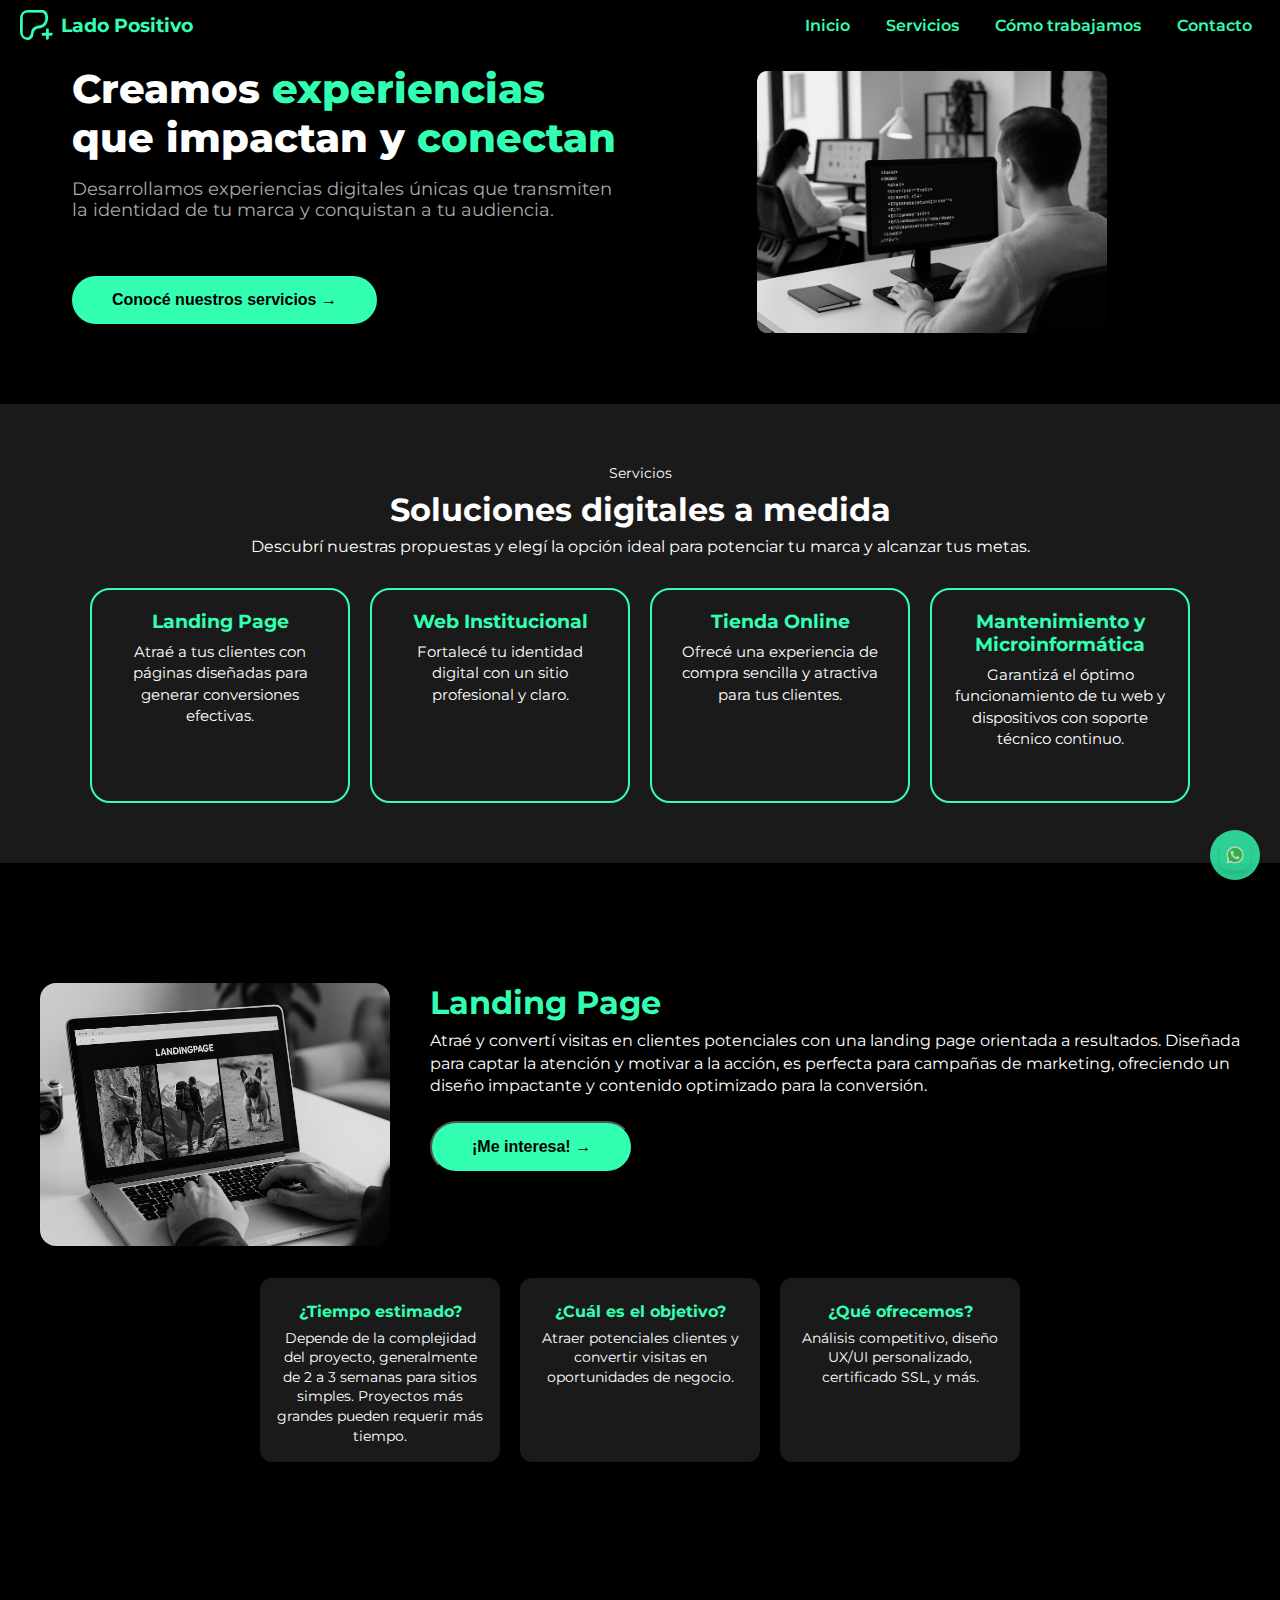
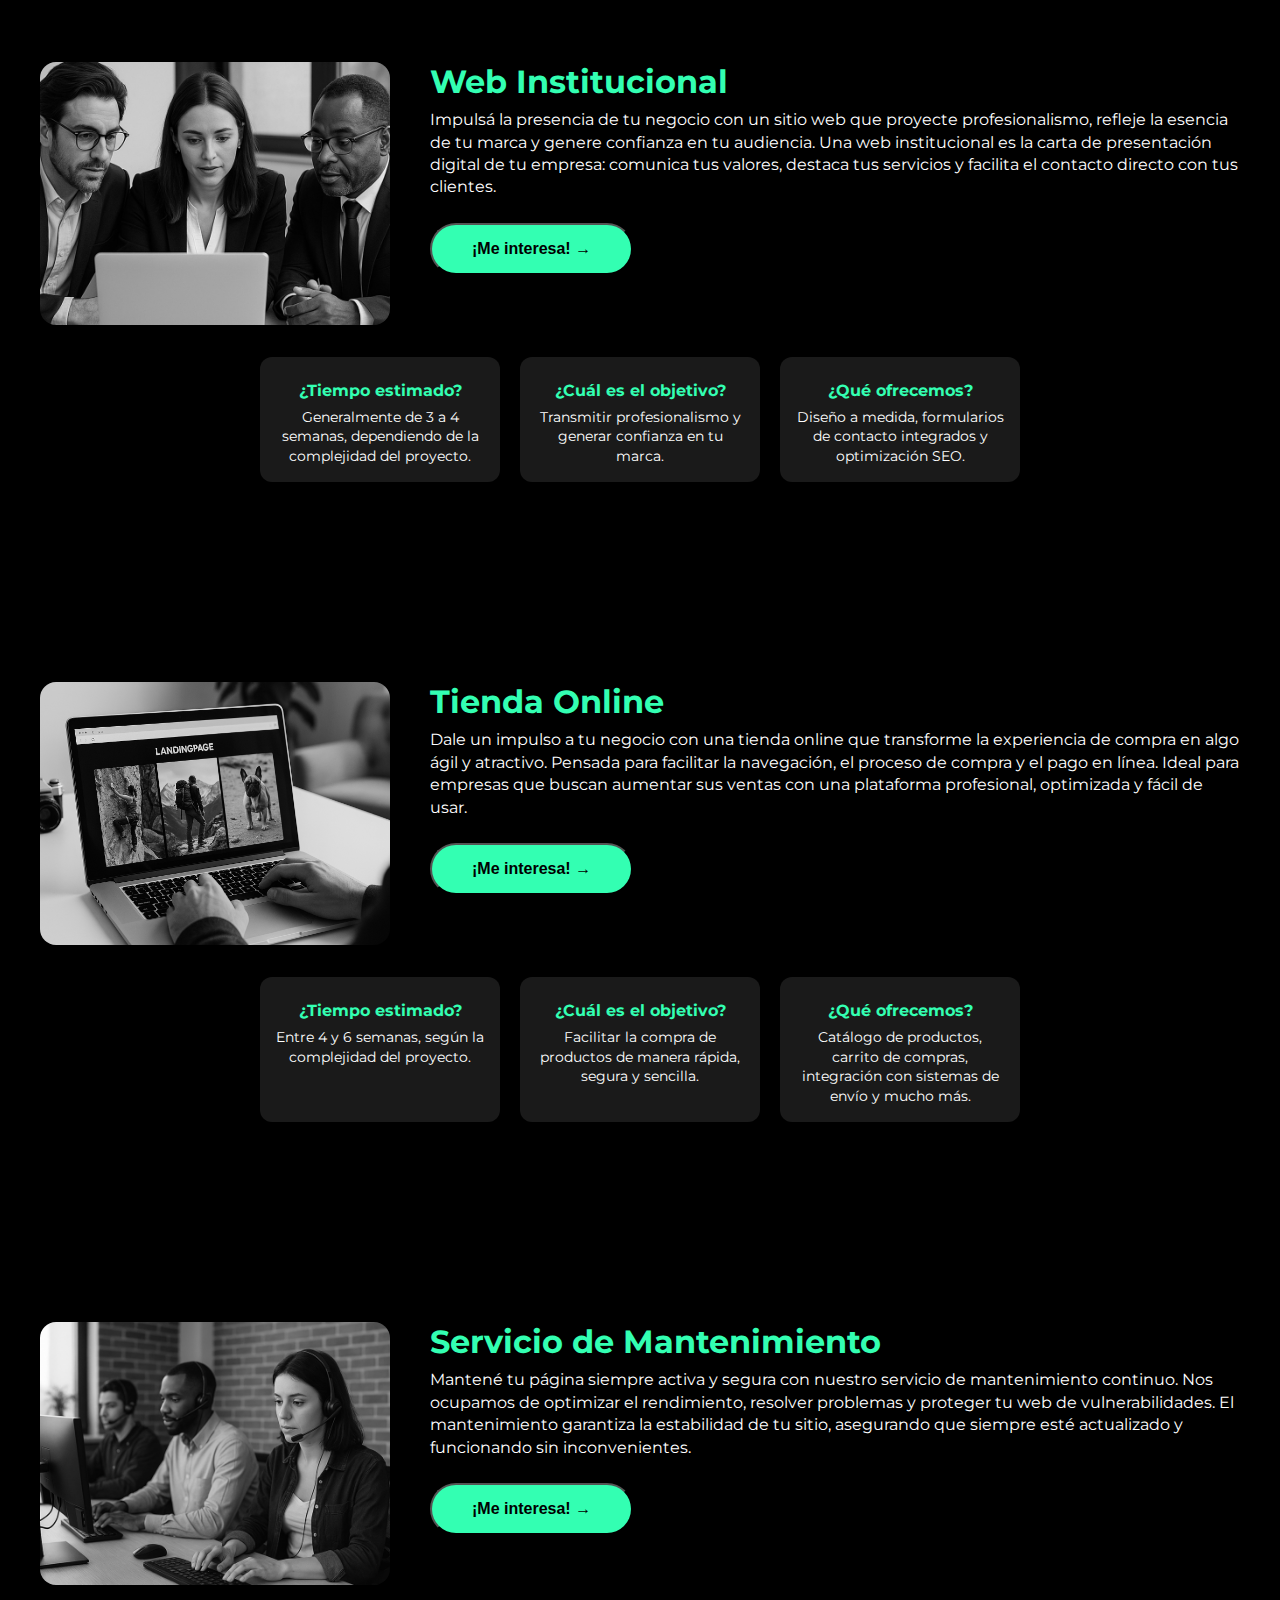
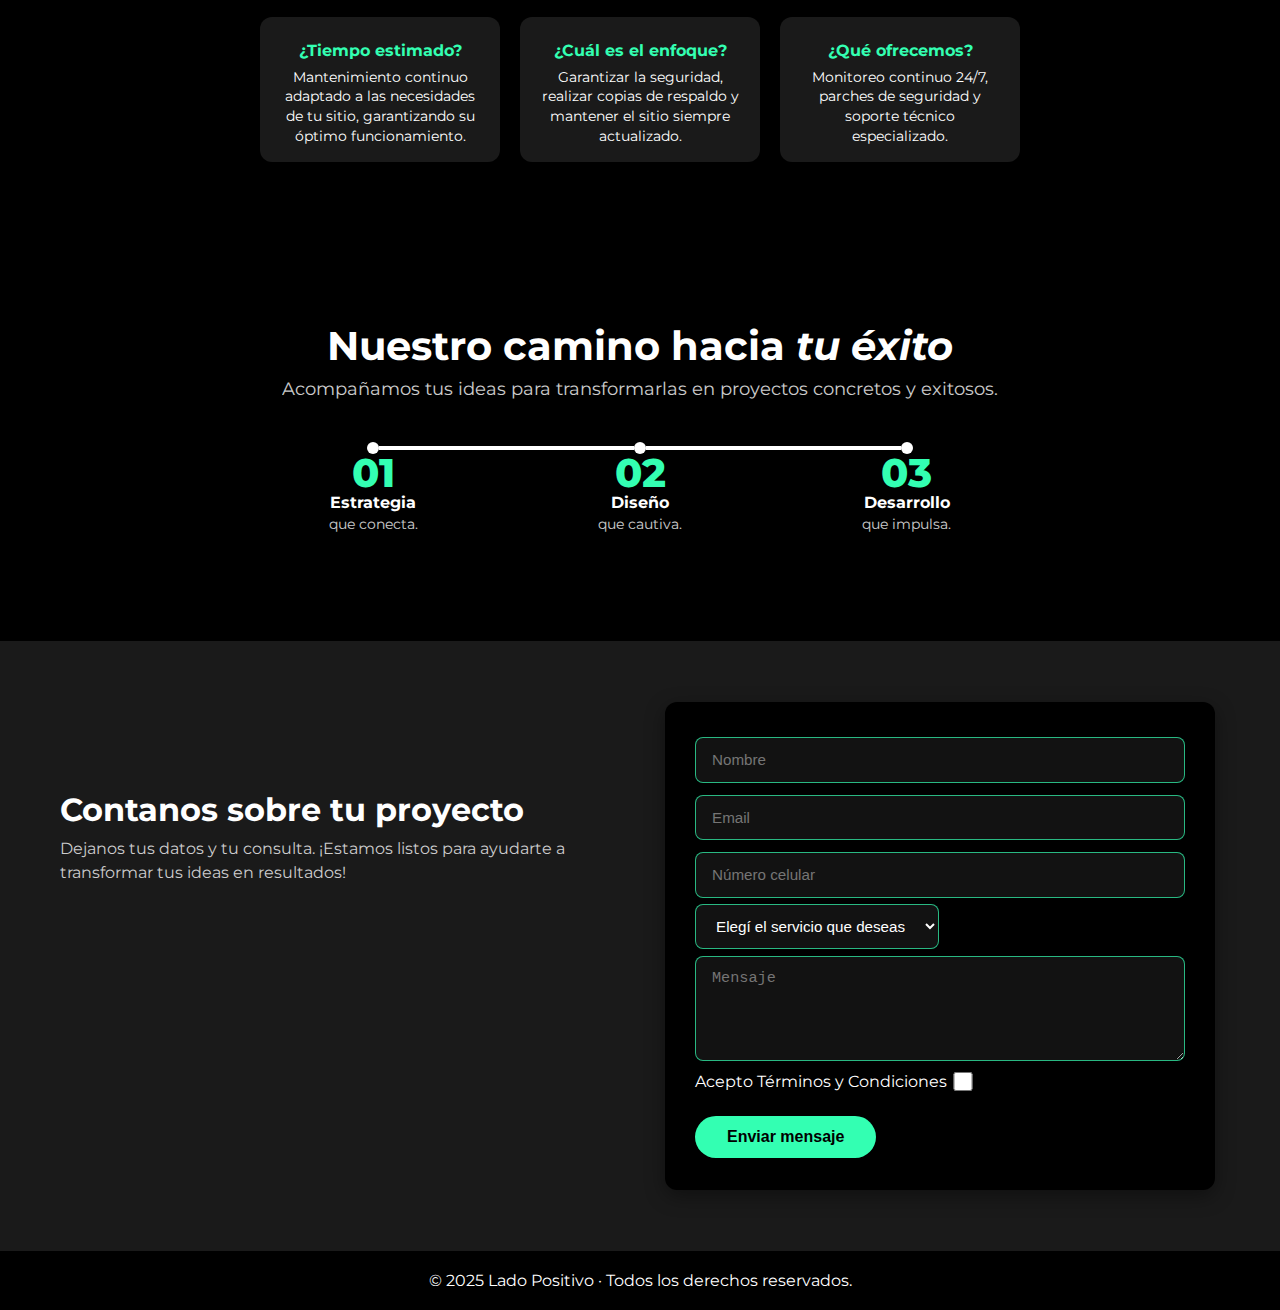
<file: index.html>
<!DOCTYPE html>
<html lang="es">

<head>
  <meta charset="UTF-8">
  <meta name="viewport" content="width=device-width, initial-scale=1.0">
  <title>Lado Positivo</title>
  <link rel="icon" href="img/favicon.png" type="image/png">
  <link href="https://fonts.googleapis.com/css2?family=Montserrat:wght@400;600;800&display=swap" rel="stylesheet">
  <link rel="stylesheet" href="../Style/style.css">
</head>

<body>
  <!-- Encabezado con navegación -->
  <header>
    <div class="logo-container">
      <!-- Logo a la izquierda, texto a la derecha -->
      <img src="../img/logo.png" alt="Logo Lado Positivo" class="logo">
      <strong>Lado Positivo</strong>
    </div>
    <nav class="nav-links" id="navMenu">
      <a href="#inicio">Inicio</a>
      <a href="#servicios">Servicios</a>
      <a href="#como-trabajamos">Cómo trabajamos</a>
      <a href="#contacto">Contacto</a>
    </nav>
    <div class="menu-icon" id="menuIcon" onclick="toggleMenu()">&#9776;</div>
  </header>

  <!-- Sección de Inicio -->
  <section id="inicio" class="hero-section">
    <div class="hero-text">
      <h1>Creamos <span>experiencias</span> que impactan y <span>conectan</span></h1>
      <p>Desarrollamos experiencias digitales únicas que transmiten la identidad de tu marca y conquistan a tu
        audiencia.</p>
      <button class="hero-btn" onclick="location.href='#servicios'">Conocé nuestros servicios →</button>
    </div>
    <div class="hero-image">
      <div class="img-wrapper">
        <img src="../img/Inicio.png" alt="Diseño Web en acción">
      </div>
    </div>
  </section>

  <!-- Sección de Servicios -->
  <section id="servicios" class="services-section">
    <div class="badge">Servicios</div>
    <h2>Soluciones digitales a medida</h2>
    <p>Descubrí nuestras propuestas y elegí la opción ideal para potenciar tu marca y alcanzar tus metas.</p>
    <div class="services-grid">
      <div class="service-box">
        <h3>Landing Page</h3>
        <p>Atraé a tus clientes con páginas diseñadas para generar conversiones efectivas.</p>
      </div>
      <div class="service-box">
        <h3>Web Institucional</h3>
        <p>Fortalecé tu identidad digital con un sitio profesional y claro.</p>
      </div>
      <div class="service-box">
        <h3>Tienda Online</h3>
        <p>Ofrecé una experiencia de compra sencilla y atractiva para tus clientes.</p>
      </div>
      <div class="service-box">
        <h3>Mantenimiento y Microinformática</h3>
        <p>Garantizá el óptimo funcionamiento de tu web y dispositivos con soporte técnico continuo.</p>
      </div>

  </section>


  <!-- Tarjetas de Servicio -->
  <section id="landing" class="landing-section">
    <div class="landing-content">
      <!-- Imagen a la derecha en desktop -->
      <div class="landing-image img-wrapper">
        <img src="../img/landing.png" alt="Ejemplo Landing Page">
      </div>
      <!-- Texto principal -->
      <div class="landing-text">
        <h2>Landing Page</h2>
        <p class="landing-intro">
          Atraé y convertí visitas en clientes potenciales con una landing page orientada a resultados.
          Diseñada para captar la atención y motivar a la acción, es perfecta para campañas de marketing, ofreciendo un
          diseño impactante y contenido optimizado para la conversión.
        </p>
        <button class="interest-btn" onclick="location.href='#contacto'">¡Me interesa! →</button>
      </div>
    </div>

    <!-- Feature-cards inferiores, ahora centradas en toda la sección -->
    <ul class="landing-features">
      <li>
        <div class="feature-icon"></div>
        <h4>¿Tiempo estimado?</h4>
        <p>Depende de la complejidad del proyecto, generalmente de 2 a 3 semanas para sitios simples. Proyectos más
          grandes pueden requerir más tiempo.</p>
      </li>
      <li>
        <div class="feature-icon"></div>
        <h4>¿Cuál es el objetivo?</h4>
        <p>Atraer potenciales clientes y convertir visitas en oportunidades de negocio.</p>
      </li>
      <li>
        <div class="feature-icon"></div>
        <h4>¿Qué ofrecemos?</h4>
        <p>Análisis competitivo, diseño UX/UI personalizado, certificado SSL, y más.</p>
      </li>
    </ul>
  </section>



  <section id="web-institucional" class="web-institucional-section">
    <div class="institutional-content">
      <!-- Imagen a la izquierda -->
      <div class="institutional-image img-wrapper">
        <img src="img/institucional.png" alt="Web Institucional">
      </div>
      <!-- Texto principal -->
      <div class="institutional-text">
        <h2>Web Institucional</h2>
        <p class="institutional-intro">
          Impulsá la presencia de tu negocio con un sitio web que proyecte profesionalismo, refleje la esencia de tu
          marca y genere confianza en tu audiencia.
          Una web institucional es la carta de presentación digital de tu empresa: comunica tus valores, destaca tus
          servicios y facilita el contacto directo con tus clientes.
        </p>
        <button class="interest-btn" onclick="location.href='#contacto'">¡Me interesa! →</button>
      </div>
    </div>

    <!-- Feature-cards inferiores -->
    <ul class="landing-features">
      <li>
        <div class="feature-icon"></div>
        <h4>¿Tiempo estimado?</h4>
        <p>Generalmente de 3 a 4 semanas, dependiendo de la complejidad del proyecto.</p>
      </li>
      <li>
        <div class="feature-icon"></div>
        <h4>¿Cuál es el objetivo?</h4>
        <p>Transmitir profesionalismo y generar confianza en tu marca.</p>
      </li>
      <li>
        <div class="feature-icon"></div>
        <h4>¿Qué ofrecemos?</h4>
        <p>Diseño a medida, formularios de contacto integrados y optimización SEO.</p>
      </li>
    </ul>
  </section>

  <section id="landing" class="landing-section">
    <div class="landing-content">
      <!-- Imagen a la derecha en desktop -->
      <div class="landing-image img-wrapper">
        <img src="../img/landing.png" alt="Ejemplo Landing Page">
      </div>
      <!-- Texto principal -->
      <div class="landing-text">
        <h2>Tienda Online</h2>
        <p class="landing-intro">
          Dale un impulso a tu negocio con una tienda online que transforme la experiencia de compra en algo ágil y
          atractivo.
          Pensada para facilitar la navegación, el proceso de compra y el pago en línea.
          Ideal para empresas que buscan aumentar sus ventas con una plataforma profesional, optimizada y fácil de usar.
        </p>
        <button class="interest-btn" onclick="location.href='#contacto'">¡Me interesa! →</button>
      </div>
    </div>

    <!-- Feature-cards inferiores, ahora centradas en toda la sección -->
    <ul class="landing-features">
      <li>
        <div class="feature-icon"></div>
        <h4>¿Tiempo estimado?</h4>
        <p>Entre 4 y 6 semanas, según la complejidad del proyecto.</p>
      </li>
      <li>
        <div class="feature-icon"></div>
        <h4>¿Cuál es el objetivo?</h4>
        <p>Facilitar la compra de productos de manera rápida, segura y sencilla.</p>
      </li>
      <li>
        <div class="feature-icon"></div>
        <h4>¿Qué ofrecemos?</h4>
        <p>Catálogo de productos, carrito de compras, integración con sistemas de envío y mucho más.</p>
      </li>
    </ul>
  </section>

  <section id="mantenimiento" class="web-institucional-section">
    <div class="institutional-content">
      <!-- 1. Imagen a la izquierda -->
      <div class="institutional-image img-wrapper">
        <img src="../img/mantenimiento.png" alt="Servicio de Mantenimiento">
      </div>
      <!-- 2. Texto a la derecha -->
      <div class="institutional-text">
        <h2>Servicio de Mantenimiento</h2>
        <p class="institutional-intro">
          Mantené tu página siempre activa y segura con nuestro servicio de mantenimiento continuo.
          Nos ocupamos de optimizar el rendimiento, resolver problemas y proteger tu web de vulnerabilidades.
          El mantenimiento garantiza la estabilidad de tu sitio, asegurando que siempre esté actualizado y funcionando
          sin inconvenientes.
        </p>
        <button class="interest-btn" onclick="location.href='#contacto'">¡Me interesa! →</button>
      </div>
    </div>

    <!-- Feature-cards inferiores -->
    <ul class="landing-features">
      <li>
        <div class="feature-icon"></div>
        <h4>¿Tiempo estimado?</h4>
        <p>Mantenimiento continuo adaptado a las necesidades de tu sitio, garantizando su óptimo funcionamiento.</p>
      </li>
      <li>
        <div class="feature-icon"></div>
        <h4>¿Cuál es el enfoque?</h4>
        <p>Garantizar la seguridad, realizar copias de respaldo y mantener el sitio siempre actualizado.</p>
      </li>
      <li>
        <div class="feature-icon"></div>
        <h4>¿Qué ofrecemos?</h4>
        <p>Monitoreo continuo 24/7, parches de seguridad y soporte técnico especializado.</p>
      </li>

    </ul>
  </section>


  <!-- Cómo trabajamos -->
  <section id="como-trabajamos" class="timeline-section">
    <h2>Nuestro camino hacia <em>tu éxito</em></h2>
    <p class="timeline-subtitle">
      Acompañamos tus ideas para transformarlas en proyectos concretos y exitosos.
    </p>

    <ul class="timeline">
      <li>
        <span class="step-number">01</span>
        <div class="step-text">
          <strong>Estrategia</strong><br>
          <small>que conecta.</small>
        </div>
      </li>
      <li>
        <span class="step-number">02</span>
        <div class="step-text">
          <strong>Diseño</strong><br>
          <small>que cautiva.</small>
        </div>
      </li>
      <li>
        <span class="step-number">03</span>
        <div class="step-text">
          <strong>Desarrollo</strong><br>
          <small>que impulsa.</small>
        </div>
      </li>
    </ul>
  </section>


  <!-- Contacto -->
  <!-- Antes: <section id="contacto" class="contacto"> … -->
  <section id="contacto" class="contacto">
    <div class="contact-container">
      <!-- Columna izq: texto -->
      <div class="contact-text">
        <div class="contacto-header">
          <h2>Contanos sobre tu proyecto</h2>
          <p>Dejanos tus datos y tu consulta. ¡Estamos listos para ayudarte a transformar tus ideas en resultados!</p>
        </div>
      </div>
      <!-- Columna der: formulario -->
      <div class="contact-form">
        <form action="enviar.php" method="post" class="contacto-formulario">
          <div class="form-group"><input type="text" name="nombre" placeholder="Nombre" required></div>
          <div class="form-group"><input type="email" name="email" placeholder="Email" required></div>
          <div class="form-group"><input type="tel" name="celular" placeholder="Número celular"></div>
          <div class="form-group"><select name="servicio" required>
              <option value="" disabled selected>Elegí el servicio que deseas</option>
              <option value="landing">Landing Page</option>
              <option value="web">Web Institucional</option>
              <option value="tienda">Tienda Online</option>
              <option value="mantenimiento">Mantenimiento</option>
            </select></div>
          <div class="form-group form-group--full"><textarea name="mensaje" placeholder="Mensaje" rows="4"
              required></textarea></div>
          <div class="form-group form-group--full checkbox-group">
            <!-- Formulario – checkbox al final del texto -->
            <label class="checkbox-group">
              Acepto Términos y Condiciones
              <input type="checkbox" required>
            </label>

          </div>
          <div class="form-group action-group">
            <button type="submit" class="contacto-btn">Enviar mensaje</button>
          </div>
        </form>
      </div>
    </div>
  </section>


  <!-- Footer -->
  <footer>
    © 2025 Lado Positivo · Todos los derechos reservados.
  </footer>

  <!-- Botón de WhatsApp -->
  <a href="https://wa.me/5491122504279" class="whatsapp-btn" target="_blank" title="Contactar por WhatsApp">
    <img src="../img/logo-wp.png" alt="WhatsApp" class="whatsapp-icon">
  </a>

<!-- Al final de tu index.html, antes del </body> -->
<script>
  document.addEventListener('DOMContentLoaded', () => {
    // 1) Creamos el div de aviso
    const aviso = document.createElement('div');
    aviso.textContent = 'Mensaje enviado con éxito';
    aviso.style.cssText = `
      background: var(--color-accent);
      color: #000;
      padding: .75rem 1.5rem;
      border-radius: .5rem;
      position: fixed;
      bottom: 20px;
      left: 50%;
      transform: translateX(-50%);
      font-weight: 700;
      z-index: 2000;
      opacity: 0;
      transition: opacity .3s ease;
    `;
    document.body.appendChild(aviso);

    // 2) Leemos el parámetro ?status=success de la URL
    const params = new URLSearchParams(window.location.search);
    if (params.get('status') === 'success') {
      // Mostramos el aviso
      aviso.style.opacity = '1';
      setTimeout(() => {
        aviso.style.opacity = '0';
      }, 2000);

      // Opcional: limpiamos el querystring para que no se quede
      history.replaceState(null, '', window.location.pathname);
    }
  });
</script>


</body>

</html>
</file>
<file: Style/style.css>
/* =================== VARIABLES =================== */
:root {
    --color-bg: #000000;
    --color-text: #ffffff;
    --color-accent: #33FFB2;
    --font-main: 'Montserrat', sans-serif;
}

/* =================== RESET Y GLOBAL =================== */
* {
    margin: 0;
    padding: 0;
    box-sizing: border-box;
}

html {
    scroll-behavior: smooth;
}

body {
    background-color: var(--color-bg);
    color: var(--color-text);
    font-family: var(--font-main);
}

/* =================== HEADER Y NAVEGACIÓN =================== */
header {
    background-color: var(--color-bg); /* negro pleno */
    display: flex;
    justify-content: space-between;
    align-items: center;
    padding: 5px 20px;   /* mitad de altura */
    height: 50px;        /* altura fija más reducida */
    position: fixed;
    width: 100%;
    top: 0;
    z-index: 1000;
}

/* Asegúrate de que tu contenedor esté en modo flex y alineado a la izquierda */
.logo-container {
  display: flex;
  align-items: center;
  justify-content: flex-start;  /* todo a la izquierda */
  /* opcional: gap: 8px; para separar logo y texto sin margin */
}

/* Logo siempre primero */
.logo-container img {
  order: 1;
  height: 30px;
}

/* Texto siempre después */
.logo-container strong {
  order: 2;
  color: var(--color-accent);
  margin-left: 8px;
  font-size: 1.2rem;
}


.nav-links {
    display: flex;
    gap: 20px;
}

.nav-links a {
    color: var(--color-accent);
    text-decoration: none;
    font-weight: 600;
    padding: 4px 8px;    /* también reducido */
    transition: color 0.3s ease;
}

.nav-links a:hover {
    color: #ffffff;
}

.menu-icon {
    display: none;
    cursor: pointer;
}

/* =================== LOGO =================== */
.logo-container strong {
  color: var(--color-accent); /* verde neón */
  margin-left: 8px;           /* separa texto de la imagen */
  font-size: 1.2rem;          /* opcional: ajusta el tamaño del texto */
}


/* =================== HERO / SECCIÓN INICIO =================== */
.hero-section {
  display: flex;
  justify-content: space-between;
  align-items: center;
  padding: 4rem 2rem;
  max-width: 1200px;
  margin: auto;
  gap: 2rem;
}

.hero-text {
  flex: 1;
}

.hero-text h1 {
  font-size: 2.5rem;
  font-weight: 800;
  margin-bottom: 1rem;
}

.hero-text p {
  font-size: 1.1rem;
  color: #aaa;
  margin-bottom: 2rem;
}

.hero-image {
  flex: 1;
  display: flex;
  justify-content: flex-end;
}

.hero-image img {
  max-width: 100%;
  height: auto;
  border-radius: 10px;
}

.hero-btn {
  background: var(--color-accent);
  color: #000;
  padding: 0.75rem 1.5rem;
  border-radius: 30px;
  font-weight: 600;
  font-size: 1.2rem;
  border: none;
  cursor: pointer;
  margin-top: 1.5rem;
  transition: background-color 0.3s ease;
}

.hero-btn:hover {
  background-color: #28a096;
}



/* =================== SECCIÓN DE SERVICIOS – TARJETAS NEÓN =================== */
.services-section {
  padding: 60px 20px;
}

.services-section .badge {
  display: inline-block;
  color: var(--color-text);
  font-size: 0.9rem;
  margin-bottom: 8px;
}

.services-section h2 {
  font-size: 2rem;
  margin-bottom: 0.5rem;
  color: var(--color-text);
}

.services-section p {
  margin-bottom: 2rem;
  color: var(--color-text);
  max-width: 600px;
}

.services-grid {
  display: grid;
  grid-template-columns: repeat(auto-fit, minmax(220px, 1fr));
  gap: 20px;
}

.service-box {
  border: 2px solid var(--color-accent); /* nuestro verde neón */
  border-radius: 20px;
  padding: 20px;
  transition: transform 0.2s ease, box-shadow 0.2s ease;
}

.service-box h3 {
  color: var(--color-accent);
  font-weight: 700;
  margin-bottom: 0.5rem;
}

.service-box p {
  color: var(--color-text);
  font-size: 0.95rem;
  line-height: 1.4;
}

.service-box:hover {
  transform: translateY(-4px);
  box-shadow: 0 8px 16px rgba(0, 0, 0, 0.2);
}

/* =================== SECCIÓN DE SERVICIOS =================== */
.services-section {
  background-color: #1a1a1a;      /* fondo gris oscuro */
  text-align: center;             /* centra títulos y párrafos */
  padding: 60px 20px;
}

.services-section .badge,
.services-section h2,
.services-section p {
  display: block;
  margin: 0 auto 12px;
  max-width: 800px;
}

.services-section .badge {
  font-size: 0.9rem;
  color: var(--color-text);
  margin-bottom: 8px;
}

.services-section h2 {
  font-size: 2rem;
  color: var(--color-text);
  margin-bottom: 0.5rem;
}

.services-section p {
  font-size: 1rem;
  color: var(--color-text);
  margin-bottom: 2rem;
}

.services-grid {
  display: flex;         /* usando flex para fila horizontal */
  flex-wrap: wrap;       /* permite varias filas si faltara espacio */
  gap: 20px;
  justify-content: center;/* centra horizontalmente */
  margin: 0 auto;
}

.service-box {
  border: 2px solid var(--color-accent); /* nuestro verde neón */
  border-radius: 20px;
  padding: 20px;
  transition: transform 0.2s ease, box-shadow 0.2s ease;
  max-width: 260px;
}

.service-box h3 {
  color: var(--color-accent);
  font-weight: 700;
  margin-bottom: 0.5rem;
}

.service-box p {
  color: var(--color-text);
  font-size: 0.95rem;
  line-height: 1.4;
}

.service-box:hover {
  transform: translateY(-4px);
  box-shadow: 0 8px 16px rgba(0, 0, 0, 0.2);
}

/* ================ LANDING PAGE OVERRIDES ================ */
.landing-section {
  background-color: var(--color-bg); /* fondo negro */
}
.landing-section .interest-btn {
  display: inline-block;
  background-color: var(--color-accent);
  color: var(--color-bg); /* texto negro */
  padding: 15px 40px;
  border-radius: 50px;
  font-weight: 700;
  font-size: 1rem;
  text-transform: none;
  transition: transform 0.2s ease;
}
.landing-section .interest-btn:hover {
  transform: scale(1.05);
}

/* ================ LANDING – FEATURE CARDS ================ */
.landing-features {
  display: flex;
  gap: 20px;
  justify-content: center;
  margin: 2rem 0;
  padding: 0;
  list-style: none;
}

.landing-features li {
  background-color: #1a1a1a;      /* fondo gris oscuro de tarjetas */
  border-radius: 12px;
  padding: 16px;
  flex: 1 1 180px;
  max-width: 240px;
  text-align: center;
}

.feature-icon {
  font-size: 1.5rem;
  margin-bottom: 8px;
  color: var(--color-accent);
}

.landing-features h4 {
  margin: 4px 0 8px;
  font-size: 1rem;
  color: var(--color-accent);
}

.landing-features p {
  margin: 0;
  font-size: 0.875rem;
  color: var(--color-text);
  line-height: 1.4;
}
/* ================ LANDING PAGE – COMPOSICIÓN FINAL ================ */
.landing-section {
  background-color: var(--color-bg);  /* negro */
  padding: 60px 20px;
}
.landing-content {
  display: flex;
  align-items: flex-start;
  gap: 40px;
  max-width: 1200px;
  margin: 0 auto;
}
.landing-image {
  flex: 1 1 400px;
}
.landing-image img {
  width: 100%;
  border-radius: 16px;
}
.landing-text {
  flex: 1 1 400px;
  color: var(--color-text);
}
.landing-text h2 {
  color: var(--color-accent);
  font-size: 2rem;
  margin-bottom: 0.5rem;
}
.landing-intro {
  margin-bottom: 1.5rem;
  text-align: left;
  line-height: 1.4;
}
.landing-desc {
  margin-bottom: 1.5rem;
  max-width: 600px;
  line-height: 1.6;
}


/* Feature-cards inferiores */
.landing-features {
  display: flex;
  gap: 20px;
  justify-content: center;
  list-style: none;
  padding: 0;
  margin: 0 auto;
}
.landing-features li {
  background-color: #1a1a1a;
  border-radius: 12px;
  padding: 16px;
  flex: 1 1 180px;
  max-width: 240px;
  text-align: center;
}
.feature-icon {
  font-size: 1.5rem;
  margin-bottom: 8px;
  color: var(--color-accent);
}
.landing-features h4 {
  margin: 4px 0 8px;
  color: var(--color-accent);
}
.landing-features p {
  margin: 0;
  font-size: 0.875rem;
  line-height: 1.4;
  color: var(--color-text);
}

  .landing-features {
    flex-direction: column;
    gap: 12px;
  }


/* ========== PÁRRAFO DESCRIPTIVO ========== */
.landing-desc {
  max-width: 600px;
  margin: 0 auto 1.5rem;
  line-height: 1.6;
}

/* =================== WEB INSTITUCIONAL – ESTRUCTURA =================== */
.web-institucional-section {
  padding: 120px 20px 80px;
}

.institutional-content {
  max-width: 1200px;
  margin: 0 auto;
  display: flex;
  align-items: flex-start;
  gap: 40px;
}
.institutional-image {
  flex: 1 1 400px;
}
.institutional-image img {
  width: 100%;
  border-radius: 16px;
}
.institutional-text {
  flex: 1 1 400px;
  color: var(--color-text);
}
.institutional-text h2 {
  color: var(--color-accent);
  font-size: 2rem;
  margin-bottom: 0.5rem;
}
.institutional-intro,
.institutional-desc {
  margin-bottom: 1.5rem;
  line-height: 1.4;
  text-align: left;
}

/* Feature-cards inferiores */
.institutional-features {
  display: flex;
  gap: 20px;
  justify-content: center;
  list-style: none;
  padding: 0;
  margin: 2rem auto 0;
  max-width: 1200px;
}
.institutional-features li {
  background-color: #1a1a1a;
  border-radius: 12px;
  padding: 16px;
  flex: 1 1 180px;
  max-width: 240px;
  text-align: center;
}



/* =================== TARJETAS DE SERVICIOS =================== */
.tarjeta-servicio {
    border: 1px solid var(--color-accent);
    margin: 20px;
    padding: 20px;
}


/* =================== CÓMO TRABAJAMOS =================== */
.como-trabajamos {
    padding: 40px;
}

/* =================== FORMULARIO DE CONTACTO =================== */
.contacto-formulario input, .contacto-formulario textarea {
    width: 100%;
    margin: 5px 0;
    padding: 10px;
    border: 1px solid var(--color-accent);
}

.contacto-btn {
    background-color: var(--color-accent);
    color: var(--color-text);
    padding: 10px;
    margin-top: 10px;
    border: none;
    cursor: pointer;
}

/* =================== FOOTER =================== */
footer {
    background-color: var(--color-bg);
    color: var(--color-text);
    text-align: center;
    padding: 20px;
}

/* =================== BOTÓN WHATSAPP AJUSTADO =================== */
.whatsapp-btn {
  position: fixed;
  bottom: 20px;             /* separación desde abajo */
  right: 20px;              /* separación desde la derecha */
  width: 50px;              /* tamaño más contenido */
  height: 50px;
  padding: 10px;
  background-color: var(--color-accent);
  border-radius: 50%;       /* círculo perfecto */
  box-shadow: 0 2px 4px rgba(0,0,0,0.3);
  opacity: 0.8;             /* un poco translúcido */
  transition: opacity 0.2s ease, transform 0.2s ease;
}

.whatsapp-btn:hover {
  opacity: 1;
  transform: scale(1.1);
}

.whatsapp-btn .whatsapp-icon {
  width: 100%;              /* icono centrado y ajustado */
  height: 100%;
}

/* =================== COHERENCIA EN IMÁGENES =================== */
img {
    max-width: 100%;       /* nunca excede el ancho del contenedor */
    height: auto;          /* mantiene la proporción */
    display: block;        /* elimina espacios en línea */
    margin: 0 auto;        /* centra en su contenedor cuando aplica */
    border-radius: 8px;    /* bordes sutiles homogéneos */
    object-fit: cover;     /* recorta imágenes para llenar sin distorsionar */
    box-shadow: 0 4px 6px rgba(0, 0, 0, 0.1); /* sombra ligera */
}

/* Para imágenes de tarjetas o componentes concretos */
.tarjeta-imagen,
.hero-image img {
    width: 50%;
    height: auto;
    object-position: center;
}

/* =================== IMÁGENES UNIFORMES =================== */
.img-wrapper {
  /* Definís un ancho máximo (ajústalo a tu diseño) */
  max-width: 350px;
  width: 100%;
  /* Esta línea crea un recuadro 4:3; cámbialo a lo que necesites */
  aspect-ratio: 4 / 3;
  overflow: hidden;
  border-radius: 8px;
  box-shadow: 0 4px 6px rgba(0, 0, 0, 0.1);
  margin: 0 auto;
}

.img-wrapper img {
  width: 100%;
  height: 100%;
  object-fit: cover;       /* recorta sin distorsionar */
  object-position: center; /* centra la zona importante */
  display: block;
}

/* =================== BOTÓN “Conocé nuestros servicios” =================== */
.hero-btn {
  font-weight: 700;                    /* texto en negrita */
  transition: transform 0.2s ease;     /* transición suave */
}

.hero-btn:hover {
  transform: scale(1.05);              /* ligero zoom al pasar mouse */
}

/* =================== HIGHLIGHT EN HERO =================== */
.hero-text h1 span {
  color: var(--color-accent);
}

/* ================ LANDING PAGE – MÁRGENES + GRID HORIZONTAL ================ */
.landing-section {
  /* Mismos márgenes que el Hero */
  padding: 120px 20px 80px;
}

/* Fuerza las feature-cards a mantenerse en fila */
.landing-features {
  display: flex !important;
  flex-direction: row !important;
  flex-wrap: wrap;
  gap: 20px;
  justify-content: center;
  margin: 2rem auto 0;
  padding: 0;
  list-style: none;
}

/* =================== LANDING CONTENT (márgenes iguales al Hero) =================== */
.landing-section {
  padding: 120px 20px 80px;       /* mismo acolchamiento que el Hero */
}

.landing-content {
  max-width: 1200px;
  margin: 0 auto;
  display: flex;
  align-items: flex-start;
  gap: 40px;
  /* ya no usamos padding aquí */
}

/* Estilo para el título de las tarjetas de características */
.institutional-features li h4 {
  color: var(--color-accent);      /* usa el verde característico */
  font-weight: 700;
  margin-bottom: 0.5rem;
}

.interest-btn, .hero-btn {
  display: inline-block;
  background-color: var(--color-accent);  /* Fondo verde */
  color: #000000;                        /* Texto negro */
  padding: 15px 40px;
  border-radius: 50px;
  font-weight: 700;
  text-align: center;
  text-transform: none;
  font-size: 1rem;
  transition: transform 0.2s ease;
  margin-bottom: 1rem;
}

.interest-btn:hover, .hero-btn:hover {
  transform: scale(1.05);
}

/* Tienda Online – Imagen a la derecha */
.tienda-content {
    display: flex;
    flex-direction: row; /* Imagen a la derecha */
    align-items: center;
    gap: 40px;
    max-width: 1200px;
    margin: 0 auto;
}

.tienda-image {
    flex: 1 1 400px;
}

.tienda-image img {
    width: 100%;
    border-radius: 16px;
}

/* =================== TIMELINE “CÓMO TRABAJAMOS” – AJUSTADO =================== */
.timeline-section {
  text-align: center;
  padding: 80px 20px;
}

.timeline-section h2 {
  font-size: 2rem;
  color: var(--color-text);
}

.timeline-section h2 em {
  font-style: italic;
}

.timeline-subtitle {
  margin-top: 0.5rem;
  color: var(--color-text);
  opacity: 0.8;
}

/* Contenedor: tres items repartidos y centrados */
.timeline {
  list-style: none;
  display: flex;
  justify-content: center;
  align-items: flex-start;
  margin: 2rem auto;
  padding: 0;
  max-width: 800px;  /* o el ancho que quieras */
}

/* Cada paso ocupa 1/3 y está centrado */
.timeline li {
  flex: 1;
  position: relative;
  text-align: center;
  padding-top: 1rem; /* espacio para el punto y la barra */
}

/* Número grande en verde */
.step-number {
  font-size: 2.5rem;
  font-weight: 800;
  color: var(--color-accent);
  margin-bottom: 0.25rem;
}

/* Texto del paso */
.step-text {
  line-height: 1.2;
}
.step-text strong {
  display: block;
  color: var(--color-text);
  font-size: 1rem;
}
.step-text small {
  display: block;
  color: var(--color-text);
  opacity: 0.8;
  font-size: 0.875rem;
}

/* ——— Punto blanco ——— */
.timeline li::before {
  content: "";
  position: absolute;
  top: 1rem;
  left: 50%;
  width: 12px;
  height: 12px;
  background: var(--color-text);
  border-radius: 50%;
  transform: translate(-50%, -50%);
  z-index: 2;
}

/* ——— Barra blanca ——— */
.timeline li:not(:last-child)::after {
  content: "";
  position: absolute;
  top: 1rem;
  left: 50%;
  /* el ancho: hasta el siguiente punto: */
  width: calc(100% - 12px);
  height: 4px;
  background: var(--color-text);
  transform: translateX(6px) translateY(-50%);
  z-index: 1;
}

/* Reduce el espacio entre el texto en negrita y la línea de abajo */
.step-number {
  margin-bottom: 0.1rem;    /* menos aire tras el número verde */
}

.step-text {
  line-height: 0.7;         /* reduce el interlineado entre strong y small */
}


/* ========== CONTACT-CONTAINER: DOS COLUMNAS ========== */
.contact-container {
  display: flex;
  align-items: flex-start;
  gap: 40px;
  max-width: 1200px;
  margin: 0 auto;
  padding: 60px 20px;
}

.contact-text {
  flex: 1 1 400px;      /* ocupa la columna izquierda */
  color: var(--color-text);
}

.contact-text h2 {
  margin-bottom: 0.5rem;
}

.contact-text p {
  line-height: 1.6;
}

/* Ajusta al ancho deseado del formulario */
.contact-form {
  flex: 1 1 400px;      /* ocupa la columna derecha */
}

/* Reusa tus estilos de .contacto-formulario, .form-group, .contacto-btn, etc. */


/* === Botón “Enviar mensaje” con mismo estilo de “Me interesa” === */
.contacto-btn {
  display: inline-block;
  background-color: var(--color-accent);  /* mismo verde */
  color: var(--color-bg);                  /* texto negro */
  padding: 15px 40px;                      /* mismo acolchamiento */
  border: none;
  border-radius: 50px;
  font-weight: 700;
  font-size: 1rem;
  text-transform: none;
  transition: transform 0.2s ease;
  cursor: pointer;
  margin-top: 1.5rem;                     /* ajusta espacio sobre el botón */
}

.contacto-btn:hover {
  transform: scale(1.05);
}

/* ========== ESTILO FORMULARIO – FONDO GRIS + CUADRO OSCURO ========== */

/* Fondo gris oscuro para toda la sección de contacto */
#contacto.contacto {
  background-color: #1a1a1a; /* mismo gris de “Soluciones web a medida” */
  padding: 1px 20px;        /* ajusta según gustes */
}

/* Cuadro interno negro para el formulario */
.contacto-formulario {
  background-color: var(--color-bg); /* negro puro */
  padding: 40px 30px;                /* espacio interior generoso */
  border-radius: 16px;               /* esquinas redondeadas */
  max-width: 600px;                  /* ancho máximo */
  margin: 0 auto;                    /* centrar en desktop */
  box-shadow: 0 4px 8px rgba(0,0,0,0.5);
}

/* Dale contraste a los inputs/textarea dentro del cuadro */
.contacto-formulario input,
.contacto-formulario select,
.contacto-formulario textarea {
  background-color: #1a1a1a;         /* igual al gris de fondo de la sección */
  border: 1px solid var(--color-accent);
  color: var(--color-text);
}


/* ========== AJUSTES FINOS FORMULARIO ========== */

/* 1. Ajusta el padding del contenedor y su sombra */
.contacto-formulario {
  padding: 30px;                          /* un poco menos de acolchamiento */
  border-radius: 12px;                    /* esquinas más suaves */
  box-shadow: 0 6px 20px rgba(0, 0, 0, 0.4);
  max-width: 550px;                       /* ancho unificado */
  margin-left: auto;                      /* ya está a la derecha, pero por si acaso */
}

/* 2. Espaciado interno de cada campo */
.contacto-formulario .form-group {
  margin-bottom: 1rem;                    /* más separación entre campos */
}

/* 3. Inputs y textarea más ‘ligeros’ */
.contacto-formulario input,
.contacto-formulario select,
.contacto-formulario textarea {
  padding: 0.75rem 1rem;                  /* alturas consistentes en todos */
  border: 1px solid rgba(51, 255, 178, 0.7); /* borde verde más suave */
  background-color: #121212;              /* matiz ligeramente distinto del negro puro */
  border-radius: 8px;
  font-size: 0.95rem;
}

.contacto-formulario .checkbox-group {
  display: inline-flex;
  align-items: center;
  width: 100%;
  justify-content: flex-start; /* fuerza todo al inicio (izquierda) */
  gap: 0.4rem;                  /* espacio entre casilla y texto */
  margin-bottom: 0.5rem;       /* conserva un poco de separación abajo */
}

.contacto-formulario .checkbox-group input[type="checkbox"] {
  width: 1.2rem;
  height: 1.2rem;
  margin: 0;                    /* elimina márgenes extra */
  vertical-align: middle;
  flex-shrink: 0;               /* no se encoge */
}

/* 5. Botón “Enviar mensaje” igual que “Me interesa” */
.contacto-formulario .contacto-btn {
  display: inline-block;
  background-color: var(--color-accent);
  color: var(--color-bg);
  padding: 0.75rem 2rem;
  font-weight: 700;
  border-radius: 50px;
  margin-top: 1rem;
  transition: transform 0.2s ease;
}
.contacto-formulario .contacto-btn:hover {
  transform: scale(1.05);
}

/* 6. Titular y texto de la izquierda, que respiren más */
#contacto .contacto-header {
  margin-bottom: 2rem;
}
#contacto .contacto-header h2 {
  font-size: 2rem;
  margin-bottom: 0.5rem;
}
#contacto .contacto-header p {
  font-size: 1rem;
  color: #ccc;
  line-height: 1.5;
}

/* 7. Ajusta el gap general entre texto y formulario */
#contacto .contacto {
  display: flex;
  align-items: flex-start;
  gap: 20px;        /* más separación horizontal */
}

/* ================== AJUSTES FINALES DE CONTACTO ================== */

/* 1. Empuja el texto principal un poquito hacia abajo y haz el H2 un poco más grande */
.contact-text h2 {
  margin-top: 5.5rem;      /* baja el título */
  font-size: 2.25rem;      /* agranda levemente */
}
.contact-text p {
  margin-top: 0.5rem;      /* separa párrafo del título */
}

/* 2. Ajusta el gap vertical entre cada campo del formulario */
.contacto-formulario .form-group {
  margin-bottom: 0.1rem;  /* menos espacio entre inputs */
}

/* 3. Reduce el interlineado (line-height) dentro de los inputs y textarea */
.contacto-formulario input,
.contacto-formulario select,
.contacto-formulario textarea {
  line-height: 1.3;        /* más compacto */
}

/* 4. Si quieres bajar aún más el espacio entre el legend "Aceptar…" y el checkbox */
.checkbox-group {
  gap: 0.25rem;            /* menos separación horizontal */
}
.checkbox-group label {
  display: inline-flex;
  align-items: center;
}
.checkbox-group input[type="checkbox"] {
  width: 1rem;
  height: 1rem;
  margin: 0;               /* se pega al texto */
}

/* ========== AJUSTE “NOSOTRO CAMINO…” ========== */
.timeline-section h2 {
  font-size: 2.5rem;        /* antes 2rem, lo dejamos más grande */
  line-height: 1.2;         /* compacta un poco el interlineado */
  margin-bottom: 0.5rem;    /* separa justo lo necesario del subtítulo */
}

.timeline-section p {
  font-size: 1.125rem;      /* aumenta ligeramente el párrafo */
  margin-bottom: 2rem;      /* añade un poco de espacio antes de la línea de pasos */
}

/* ========== RESPONSIVE: hasta 768px ========== */

/* ========== RESPONSIVE GENERAL ========== */
@media (max-width: 768px) {
  /* —— HEADER & NAV —— */
  header {
    position: relative;
    display: flex;
    flex-direction: column;
    align-items: center;
    padding: 0.5rem 1rem;
  }
  .logo-container {
    display: flex;
    justify-content: center;
    align-items: center;
    gap: 0.5rem;
    margin-bottom: 0.5rem;
  }
  .menu-icon {
    display: block;
    position: absolute;
    top: 50%;
    right: 1rem;
    transform: translateY(-50%);
    font-size: 1.5rem;
    cursor: pointer;
  }
  .nav-links {
    display: none;
    position: absolute;
    top: 100%;
    left: 0;
    width: 100%;
    flex-direction: column;
    align-items: center;
    background: var(--color-bg);
    padding: 1rem 0;
    gap: 0.5rem;
  }
  .nav-links.show {
    display: flex;
  }
  .nav-links a {
    font-size: 1.1rem;
    margin: 0.25rem 0;
  }

  /* —— HERO / INICIO —— */
  .hero-section {
    flex-direction: column;
    align-items: center;
    text-align: center;
    gap: 2rem;
  }
  .hero-text h1 {
    font-size: 2rem;
    line-height: 1.2;
  }
  .hero-text p {
    font-size: 1rem;
  }
  .hero-btn {
    font-size: 1rem;
    padding: 0.75rem 1.25rem;
  }
  .hero-image {
    justify-content: center;
  }

  /* —— SECCIÓN SERVICIOS (grid → columna) —— */
  .services-grid {
    grid-template-columns: 1fr;
  }

  /* —— TARJETAS DE SERVICIO (Landing, Institucional, Tienda, Mantenimiento) —— */
  .landing-content,
  .institutional-content,
  .tienda-content,
  .maintenance-content {
    flex-direction: column;
    text-align: center;
    gap: 20px;
  }
  /* Asegura que cada listado de “features” apile */
  .landing-features,
  .institutional-features,
  .tienda-features,      /* si tu tienda usa clase distinta */
  .maintenance-features { /* si tu mantenimiento usa clase distinta */
    display: flex;
    flex-direction: column;
    gap: 12px;
  }

  /* —— TIMELINE “CÓMO TRABAJAMOS” —— */
  .timeline {
    flex-direction: row;
        overflow-x: auto; 
    gap: 2rem;
  }

    .timeline li {
    flex: 0 0 auto;             /* cada paso ocupa sólo su ancho */
  }

    .timeline li:not(:last-child)::after {
    left: 50%;
    width: calc(100% + 45px);
    transform: translateX(-6px) translateY(-50%);
  }
  /*.timeline li::before,
  .timeline li::after {
    display: none;
  }*/

  /* —— CONTACTO —— */
  .contact-container {
    flex-direction: column;
    gap: 20px;
    padding: 40px 20px;
  }
  .contact-form,
  .contact-text {
    width: 100%;
  }
}

/* Opcional: ajustes extra para pantallas muy pequeñas */
@media (max-width: 480px) {
  .nav-links a {
    padding: 0.5rem;
  }
}
</file>
